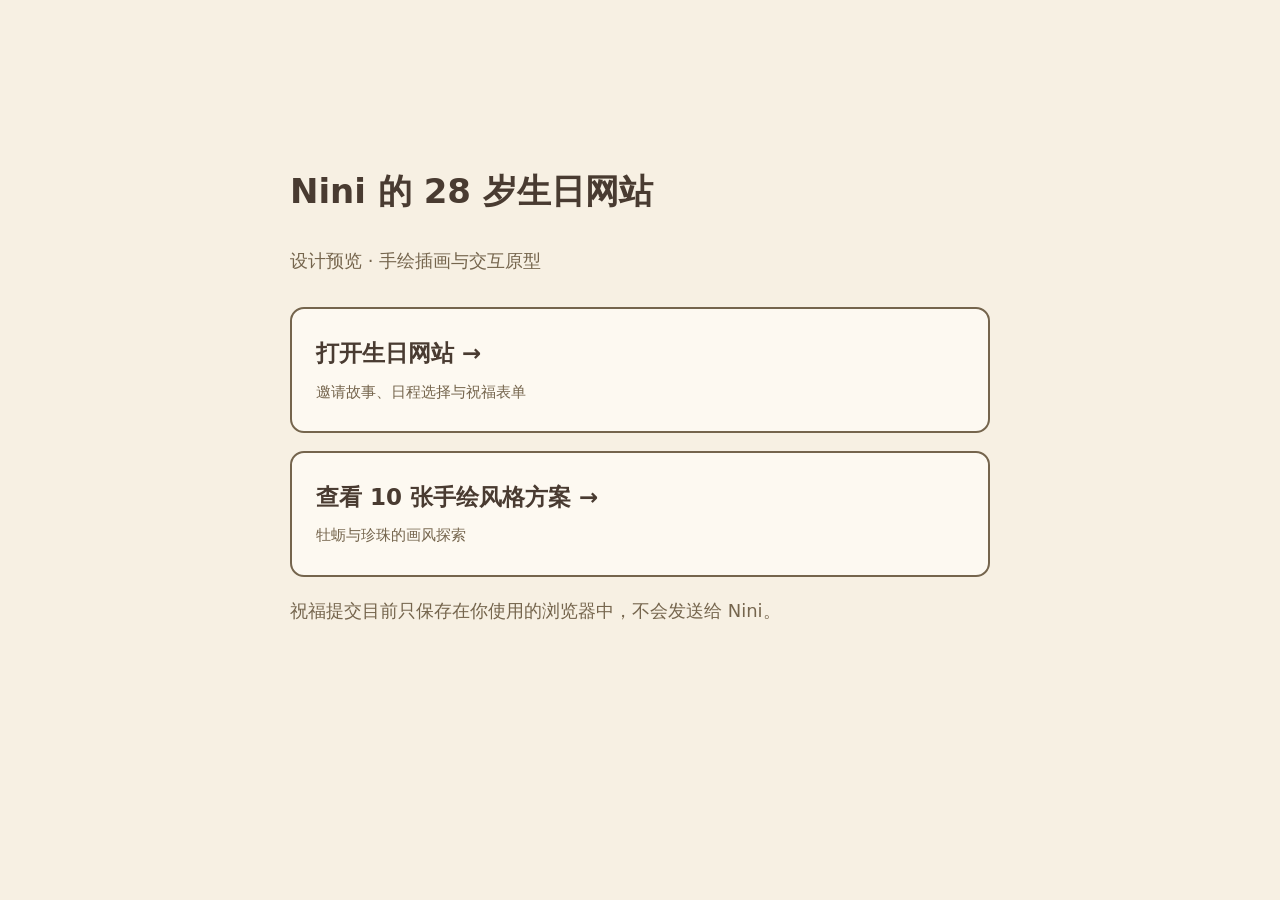
<file: index.html>
<!doctype html><html lang="zh-CN"><meta charset="utf-8"><meta name="viewport" content="width=device-width,initial-scale=1"><title>Nini 的生日网站 · 设计预览</title><style>body{margin:0;background:#f7f0e3;color:#493b31;font:18px/1.8 system-ui,sans-serif}main{max-width:700px;margin:12vh auto;padding:30px}h1{font-size:34px}p{color:#75654d}.cards{display:grid;gap:18px;margin-top:30px}.card{display:block;padding:24px;border:2px solid #75654d;border-radius:14px;background:#fdf9f1;color:inherit;text-decoration:none}.card strong{display:block;font-size:23px}.card span{font-size:15px;color:#75654d}</style><main><h1>Nini 的 28 岁生日网站</h1><p>设计预览 · 手绘插画与交互原型</p><div class="cards"><a class="card" href="birthday-site/"><strong>打开生日网站 →</strong><span>邀请故事、日程选择与祝福表单</span></a><a class="card" href="styles/"><strong>查看 10 张手绘风格方案 →</strong><span>牡蛎与珍珠的画风探索</span></a></div><p>祝福提交目前只保存在你使用的浏览器中，不会发送给 Nini。</p></main></html>
</file>
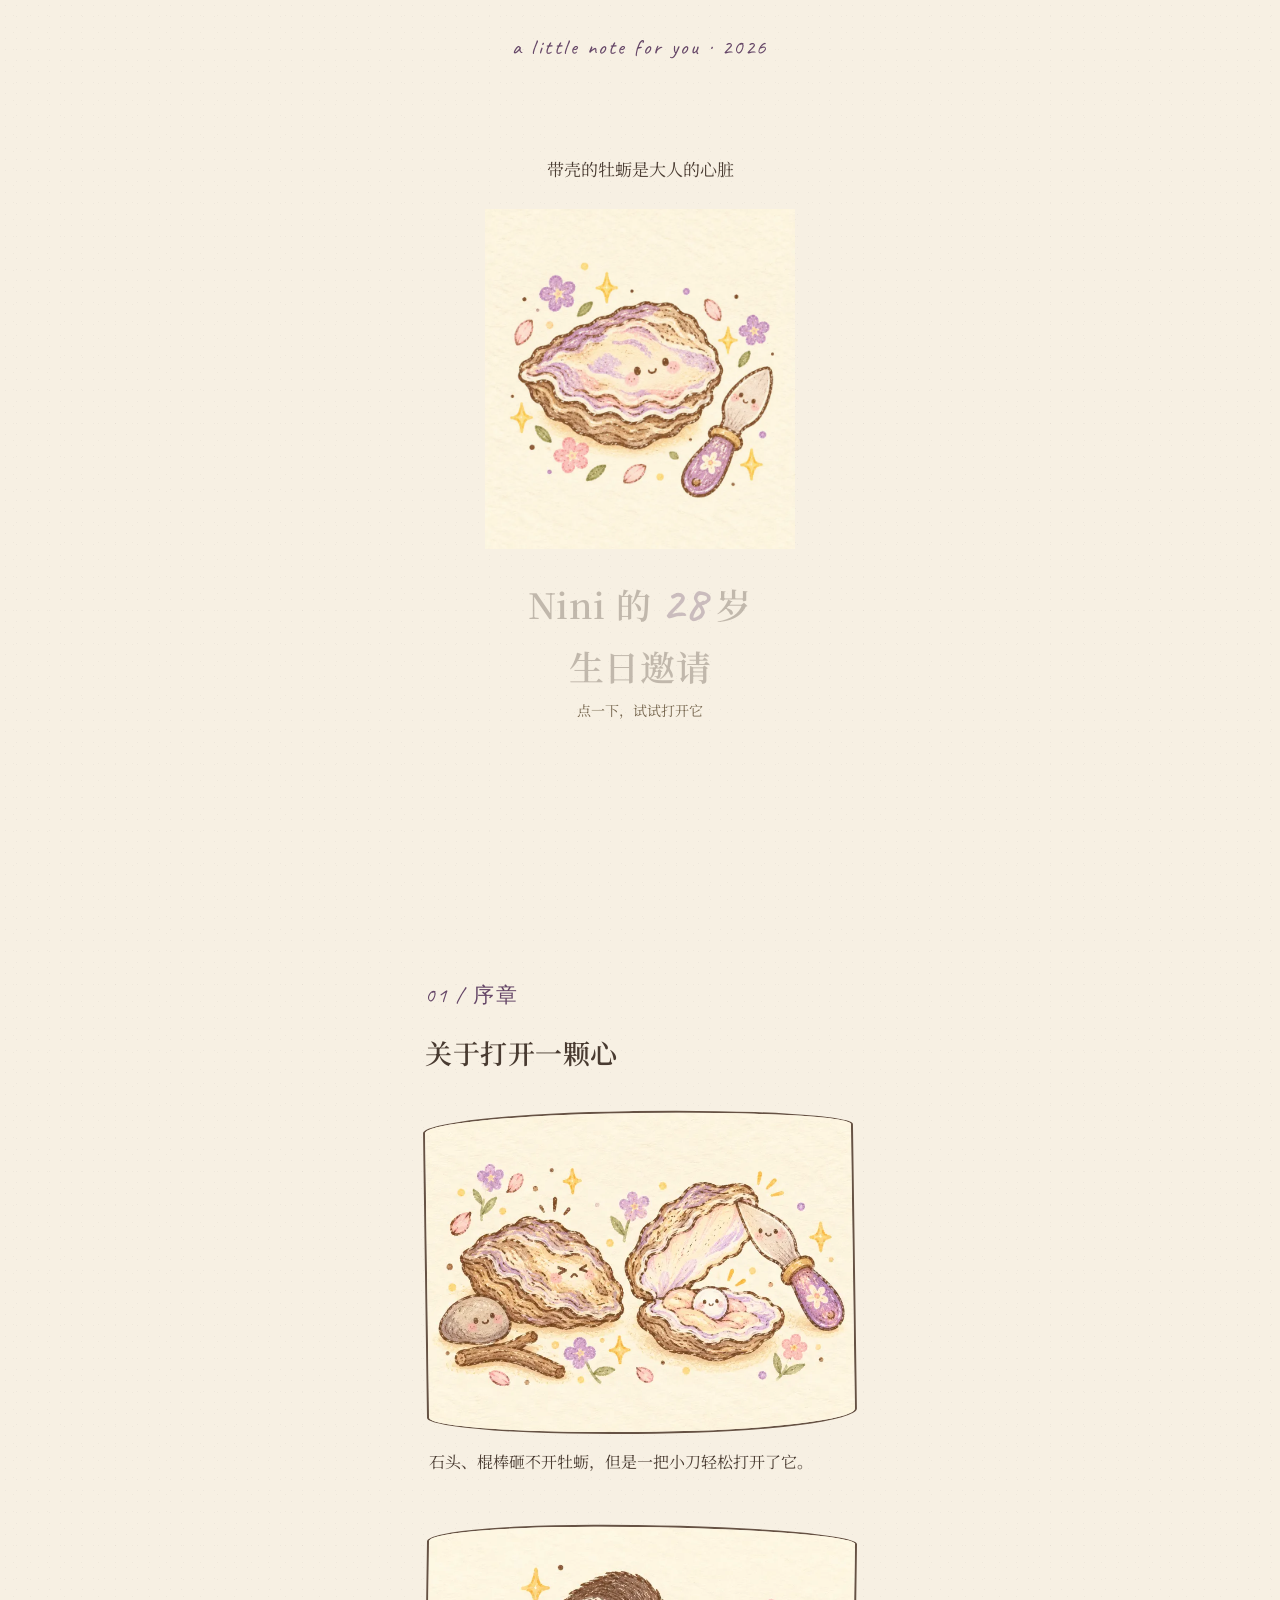
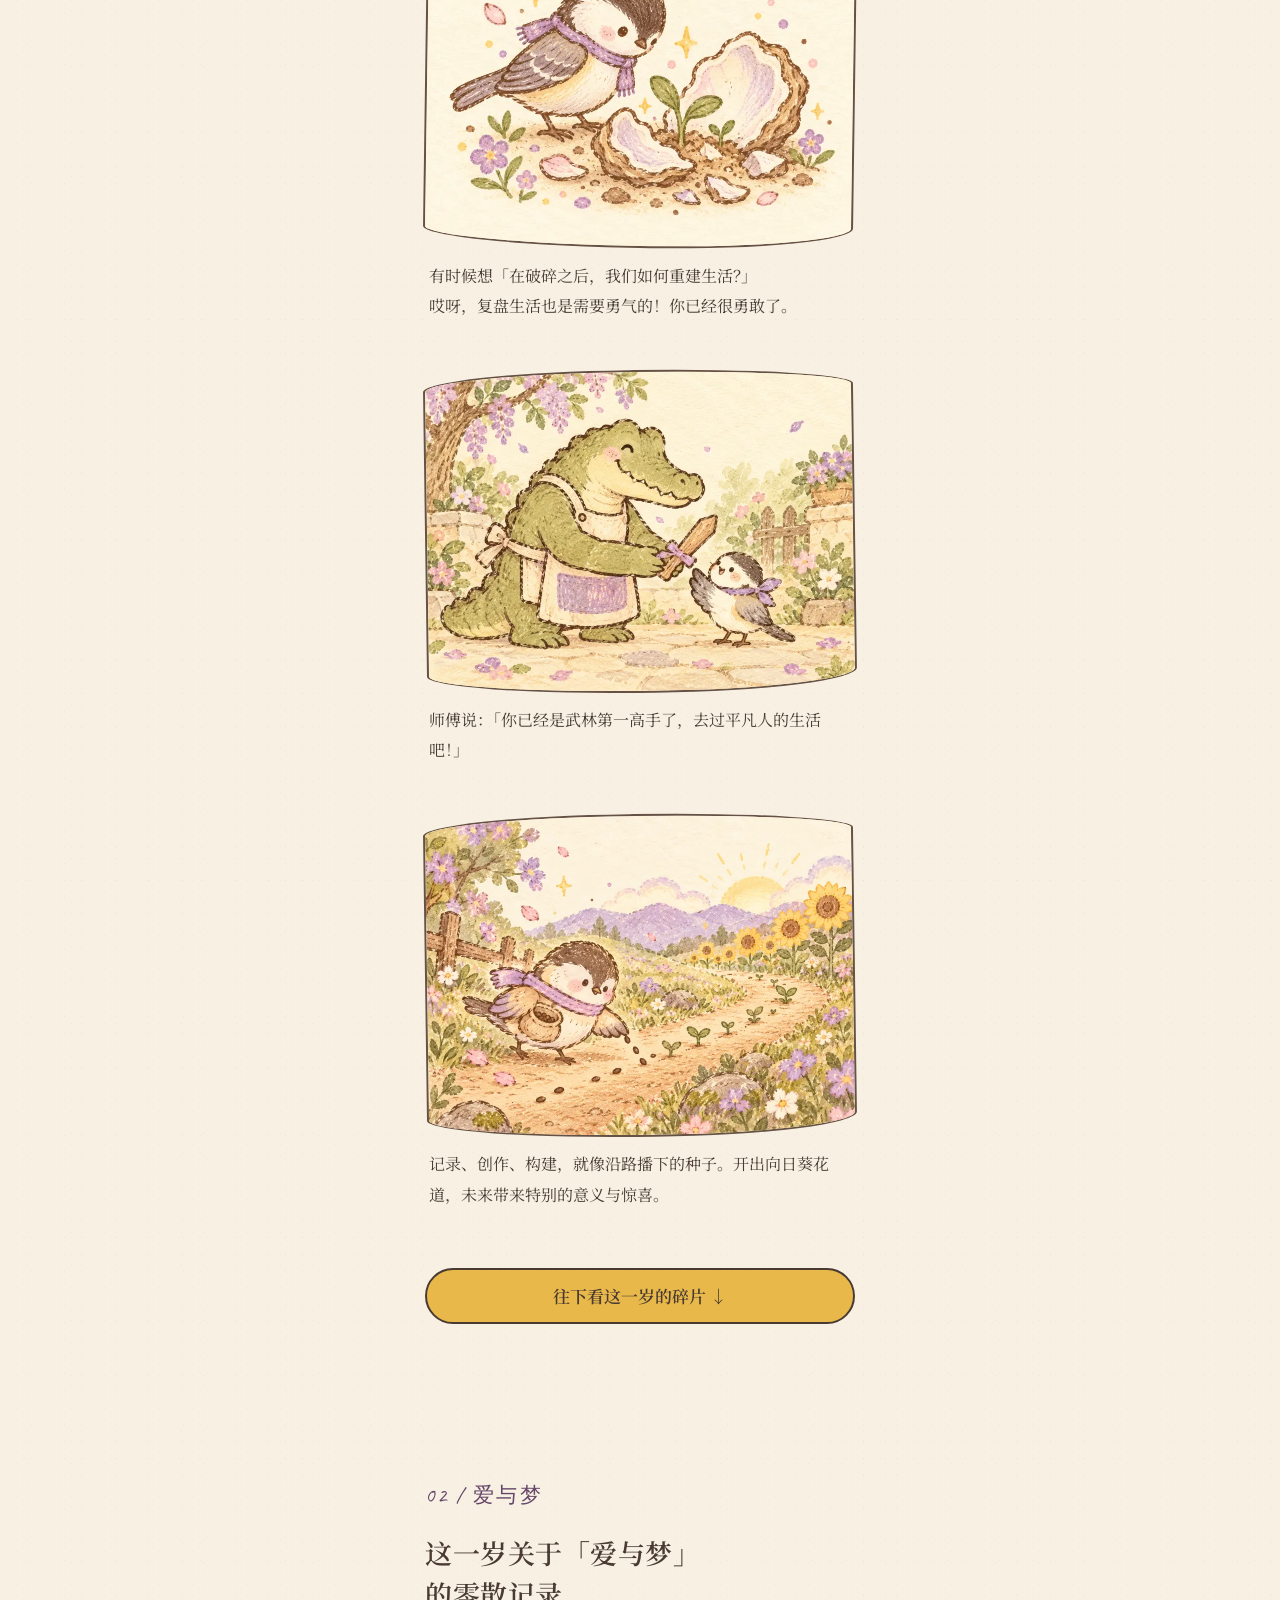
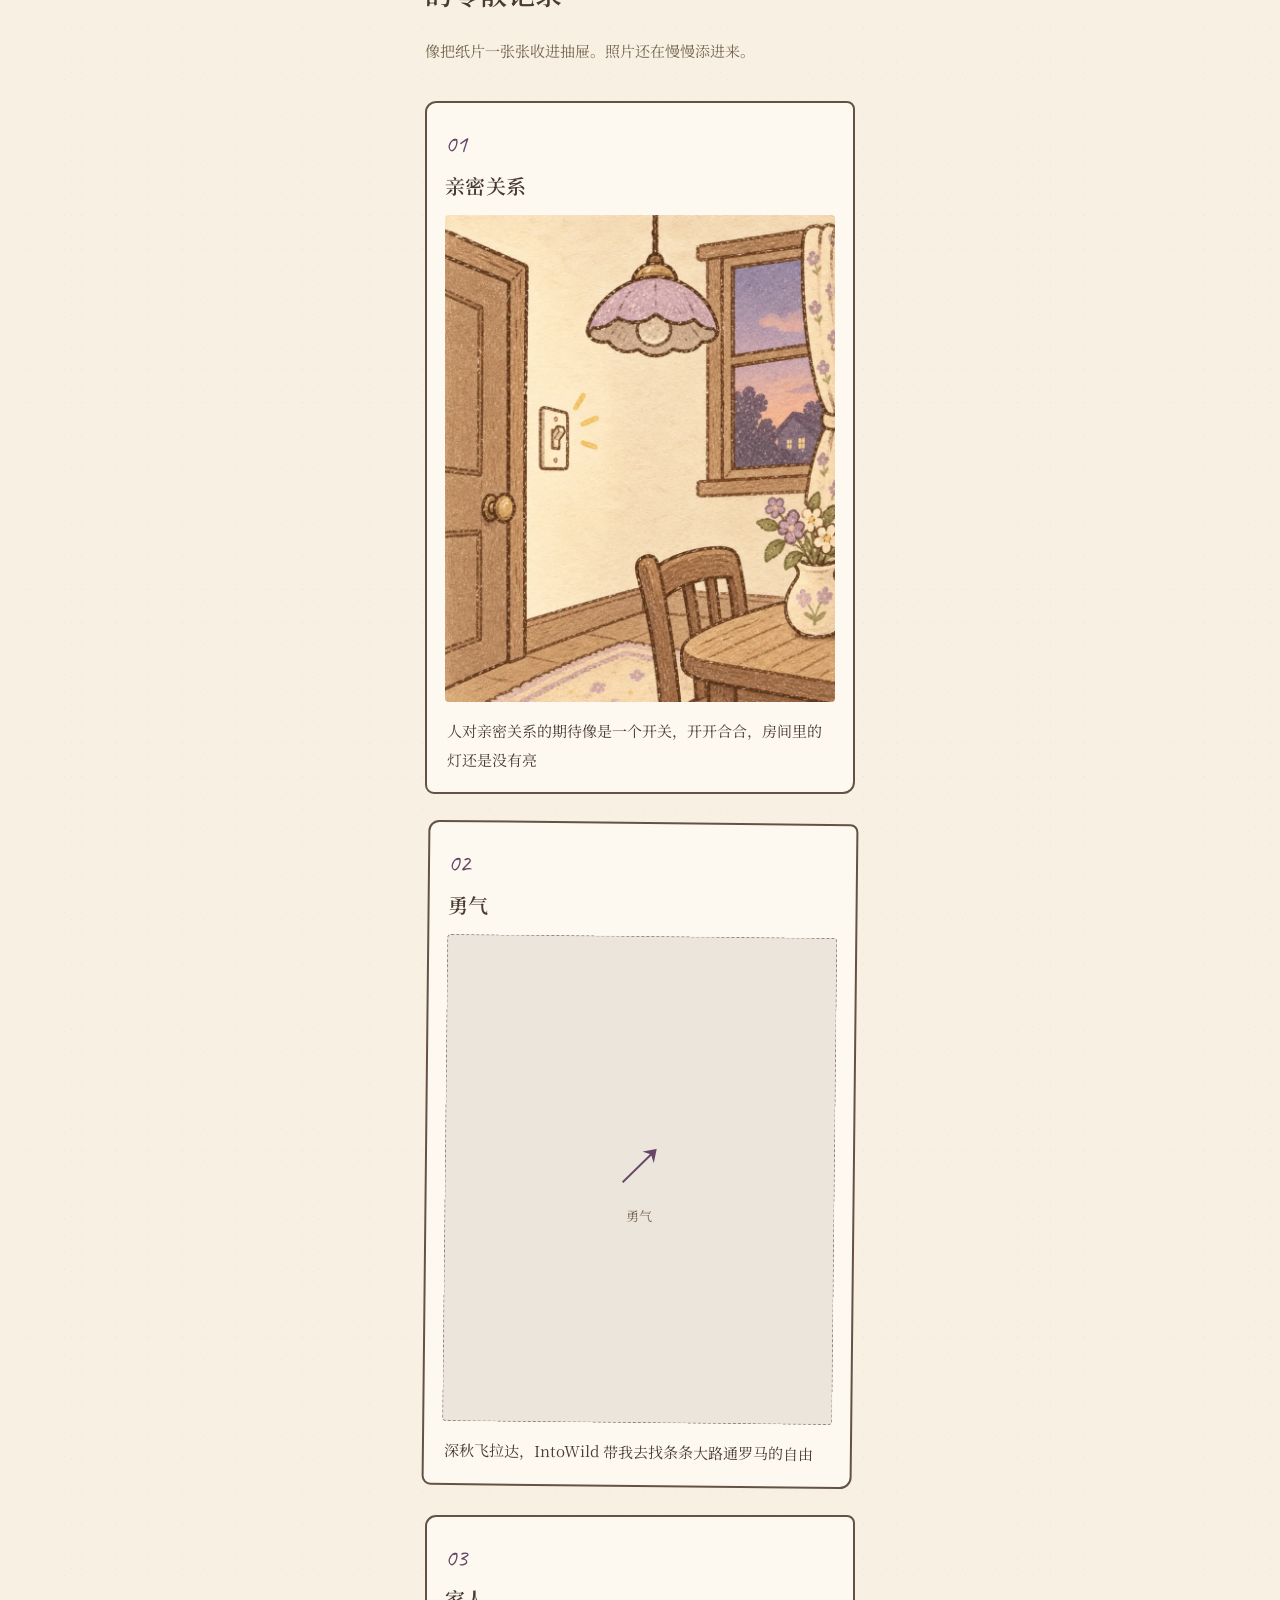
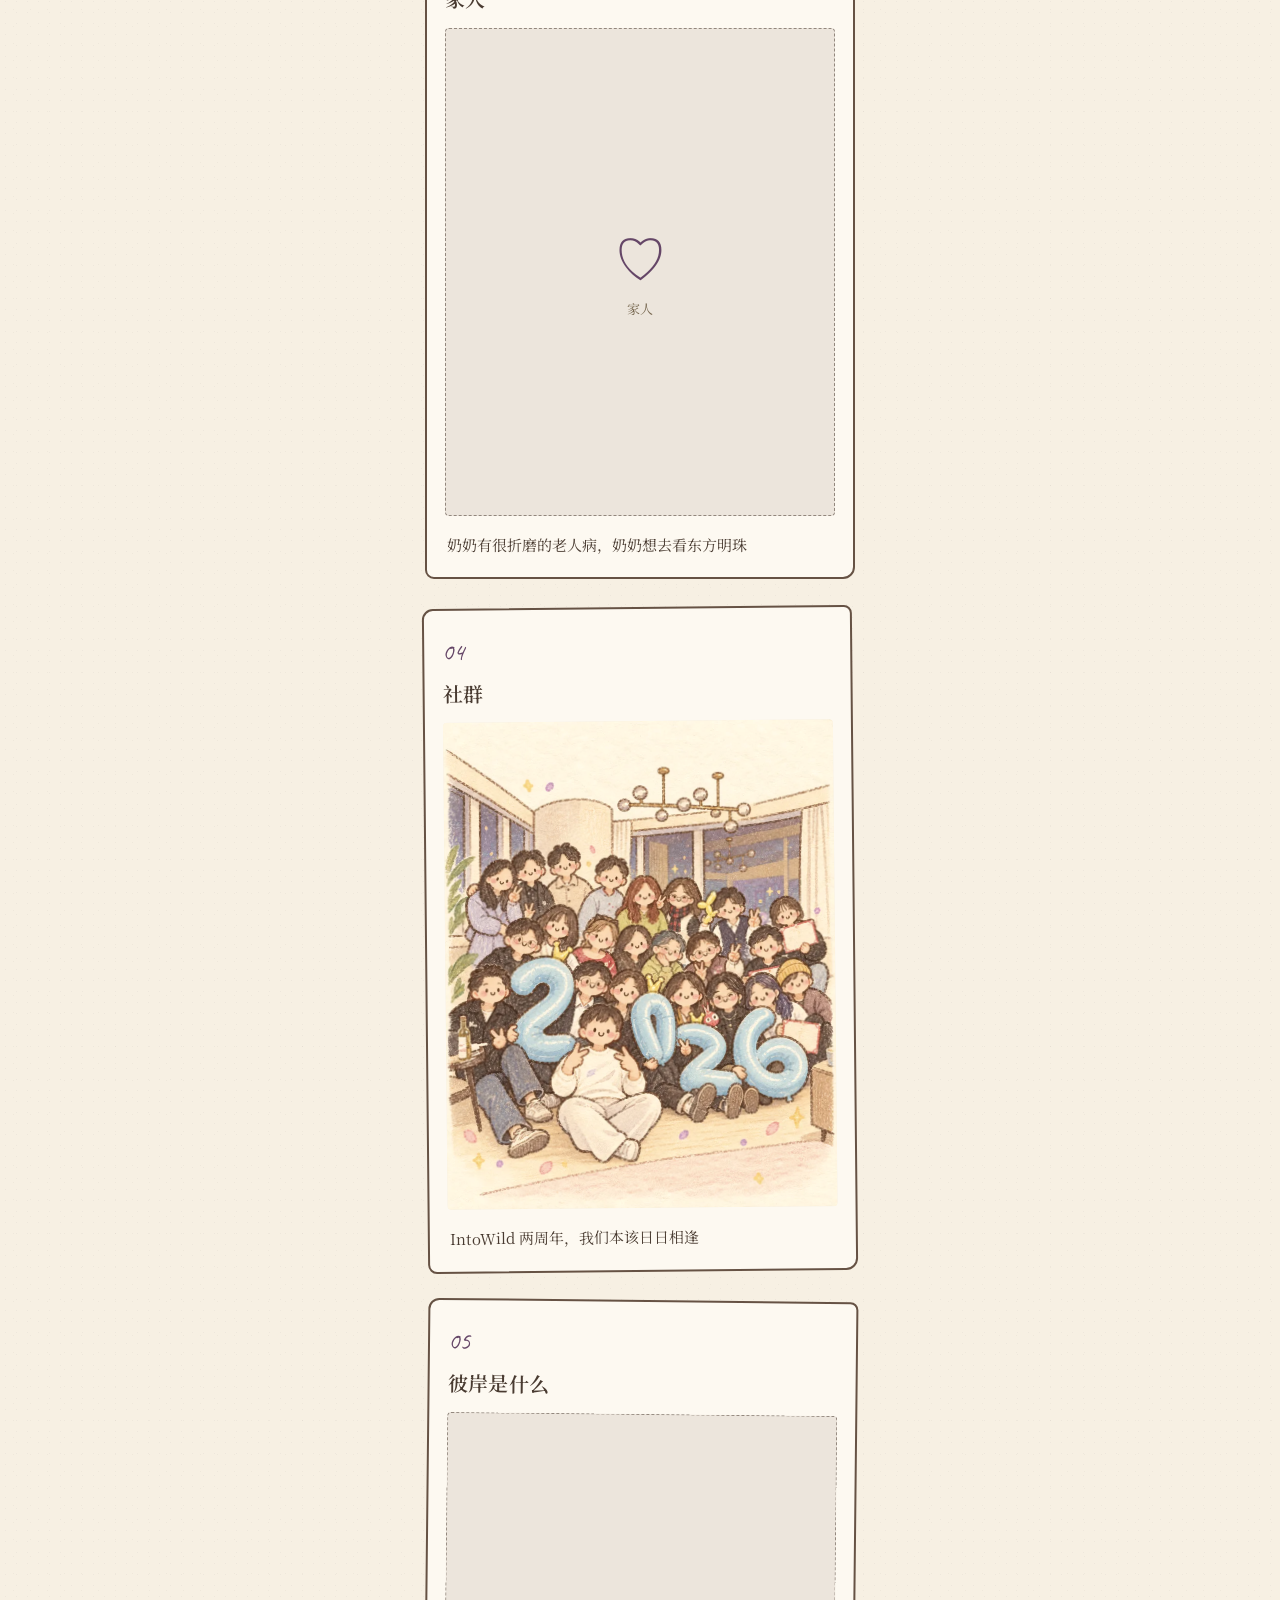
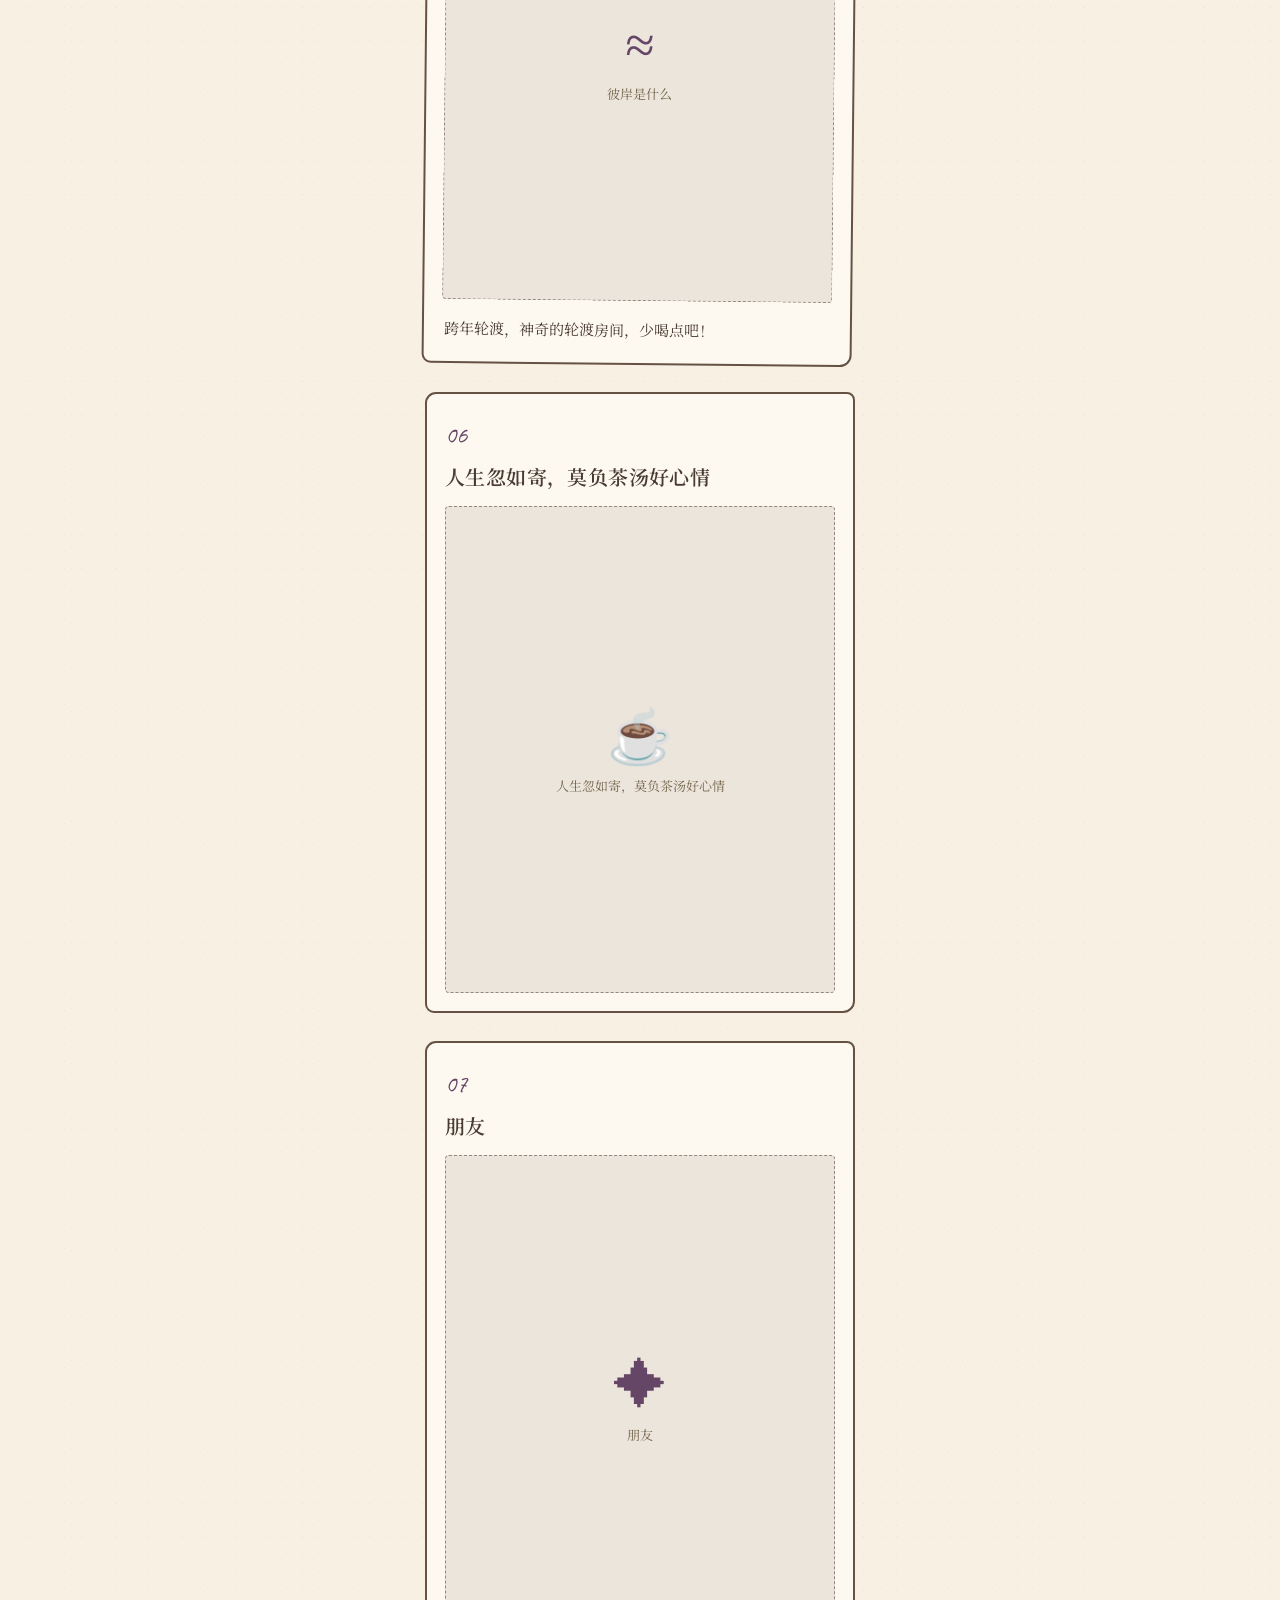
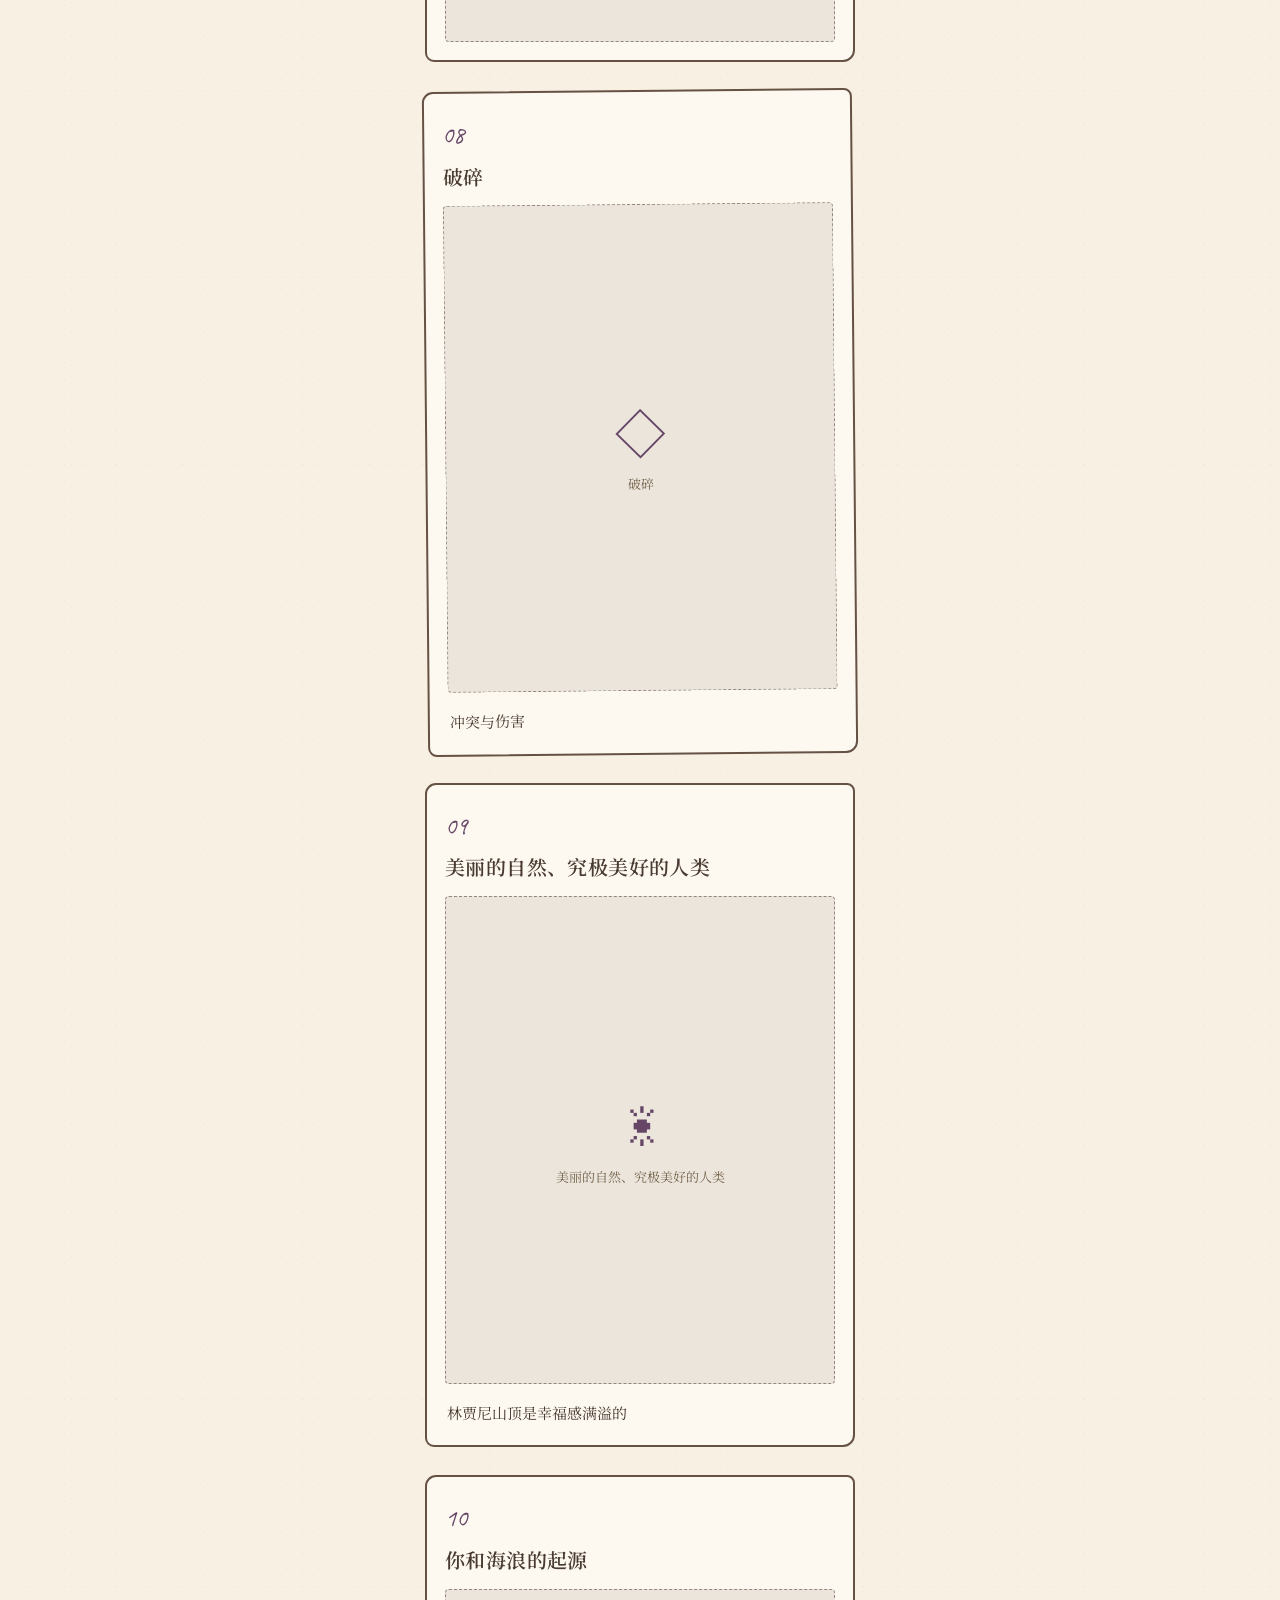
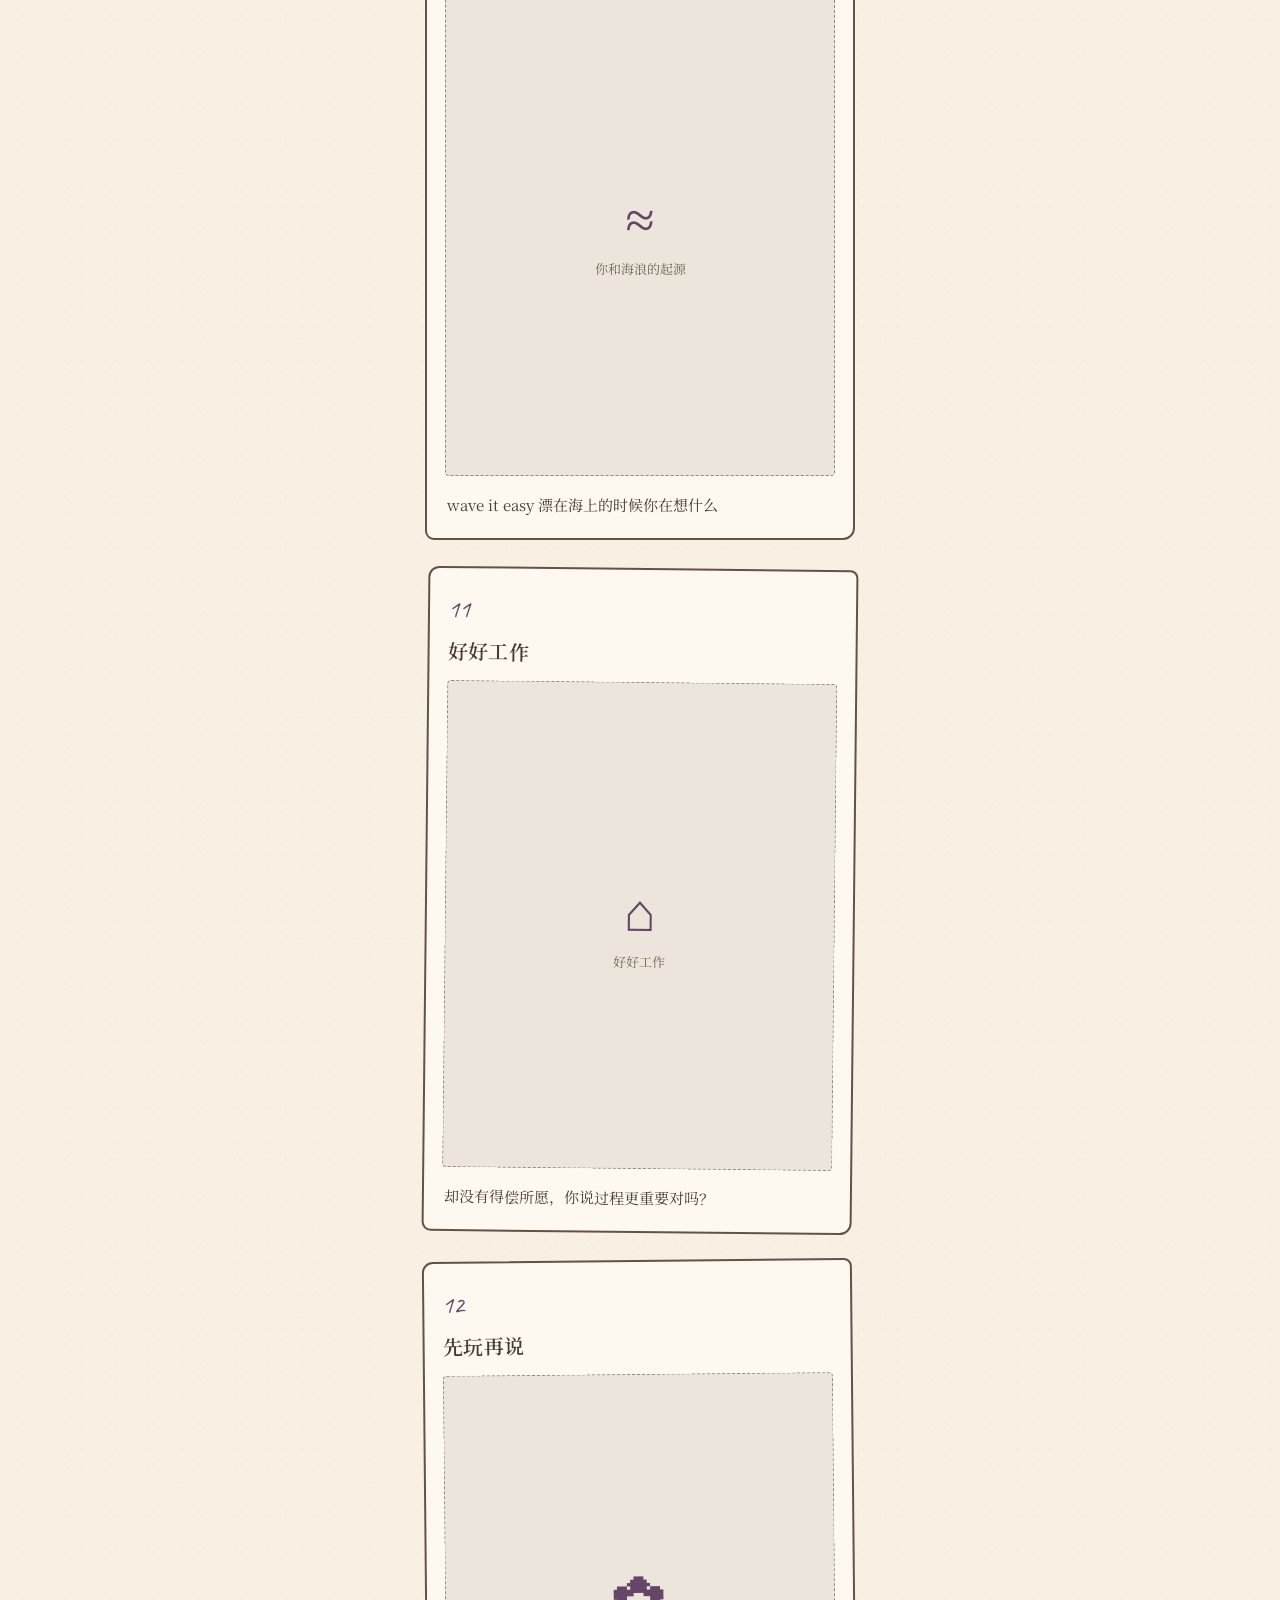
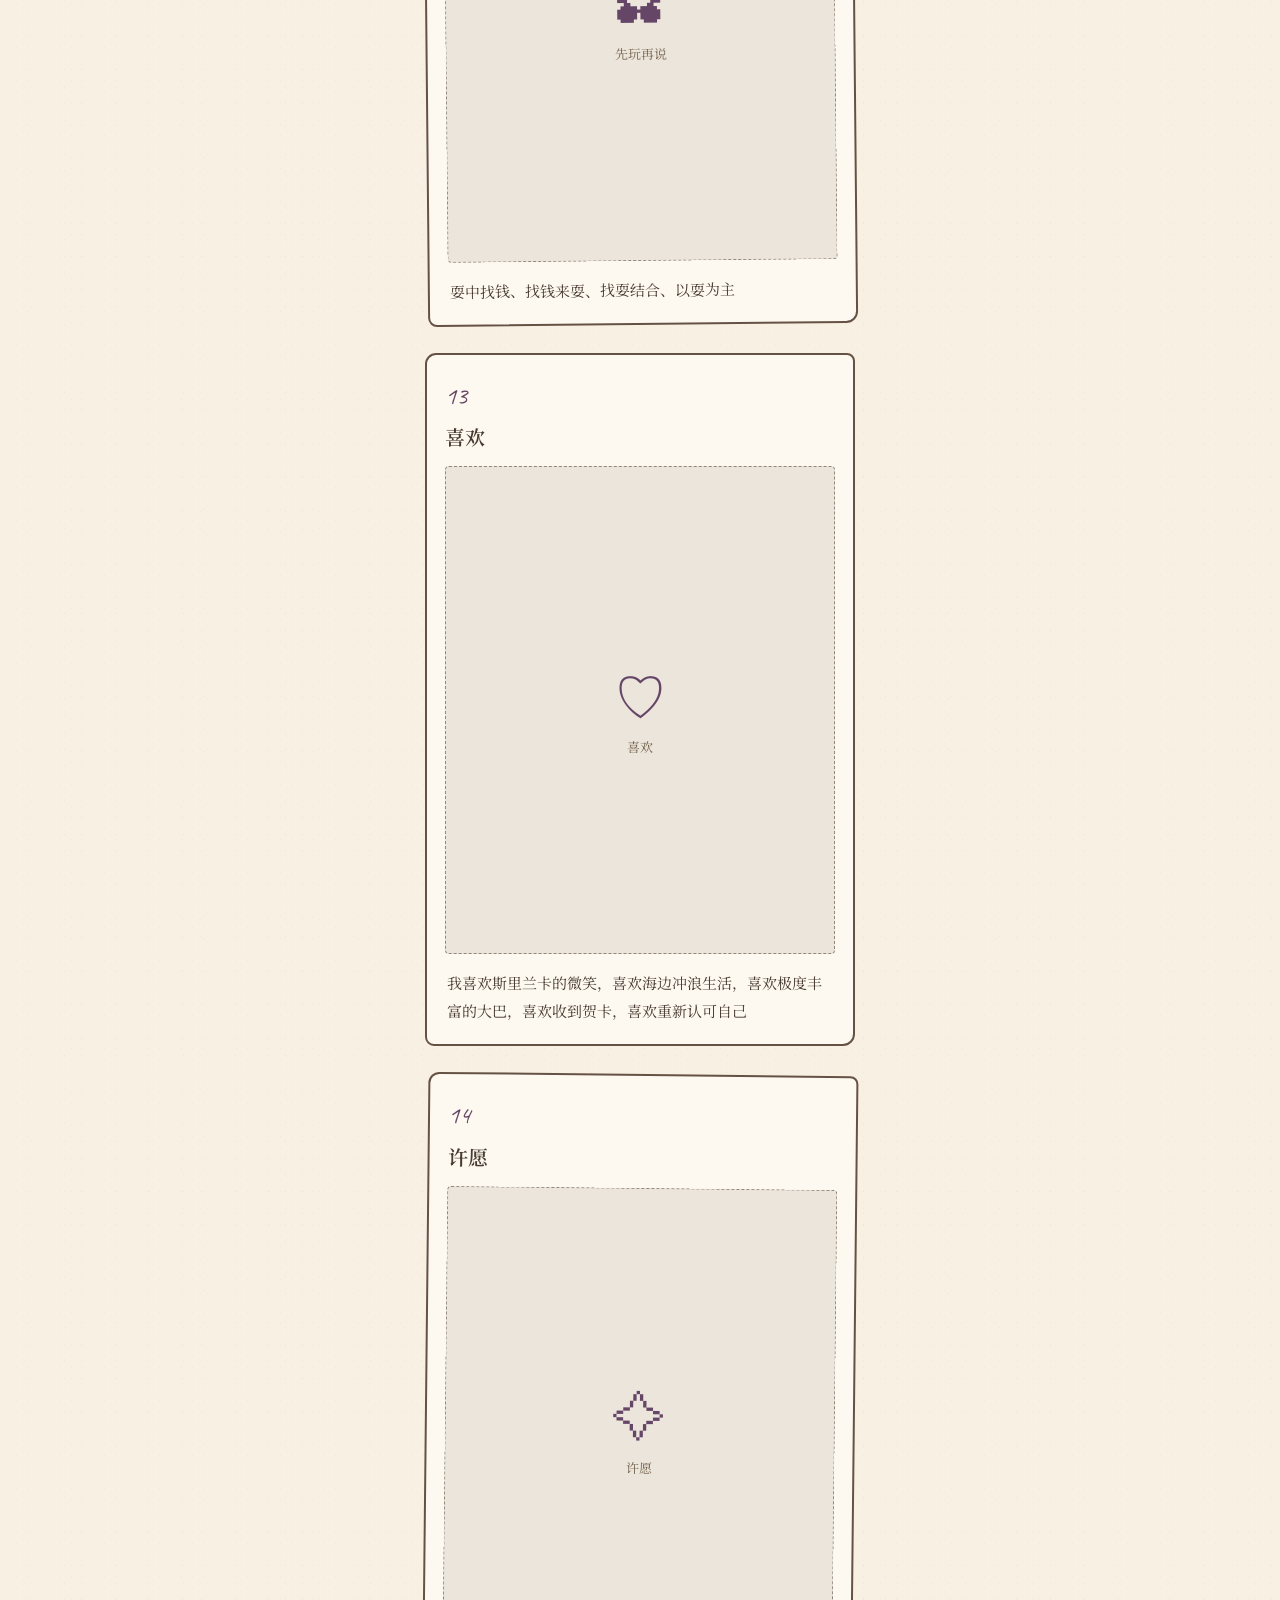
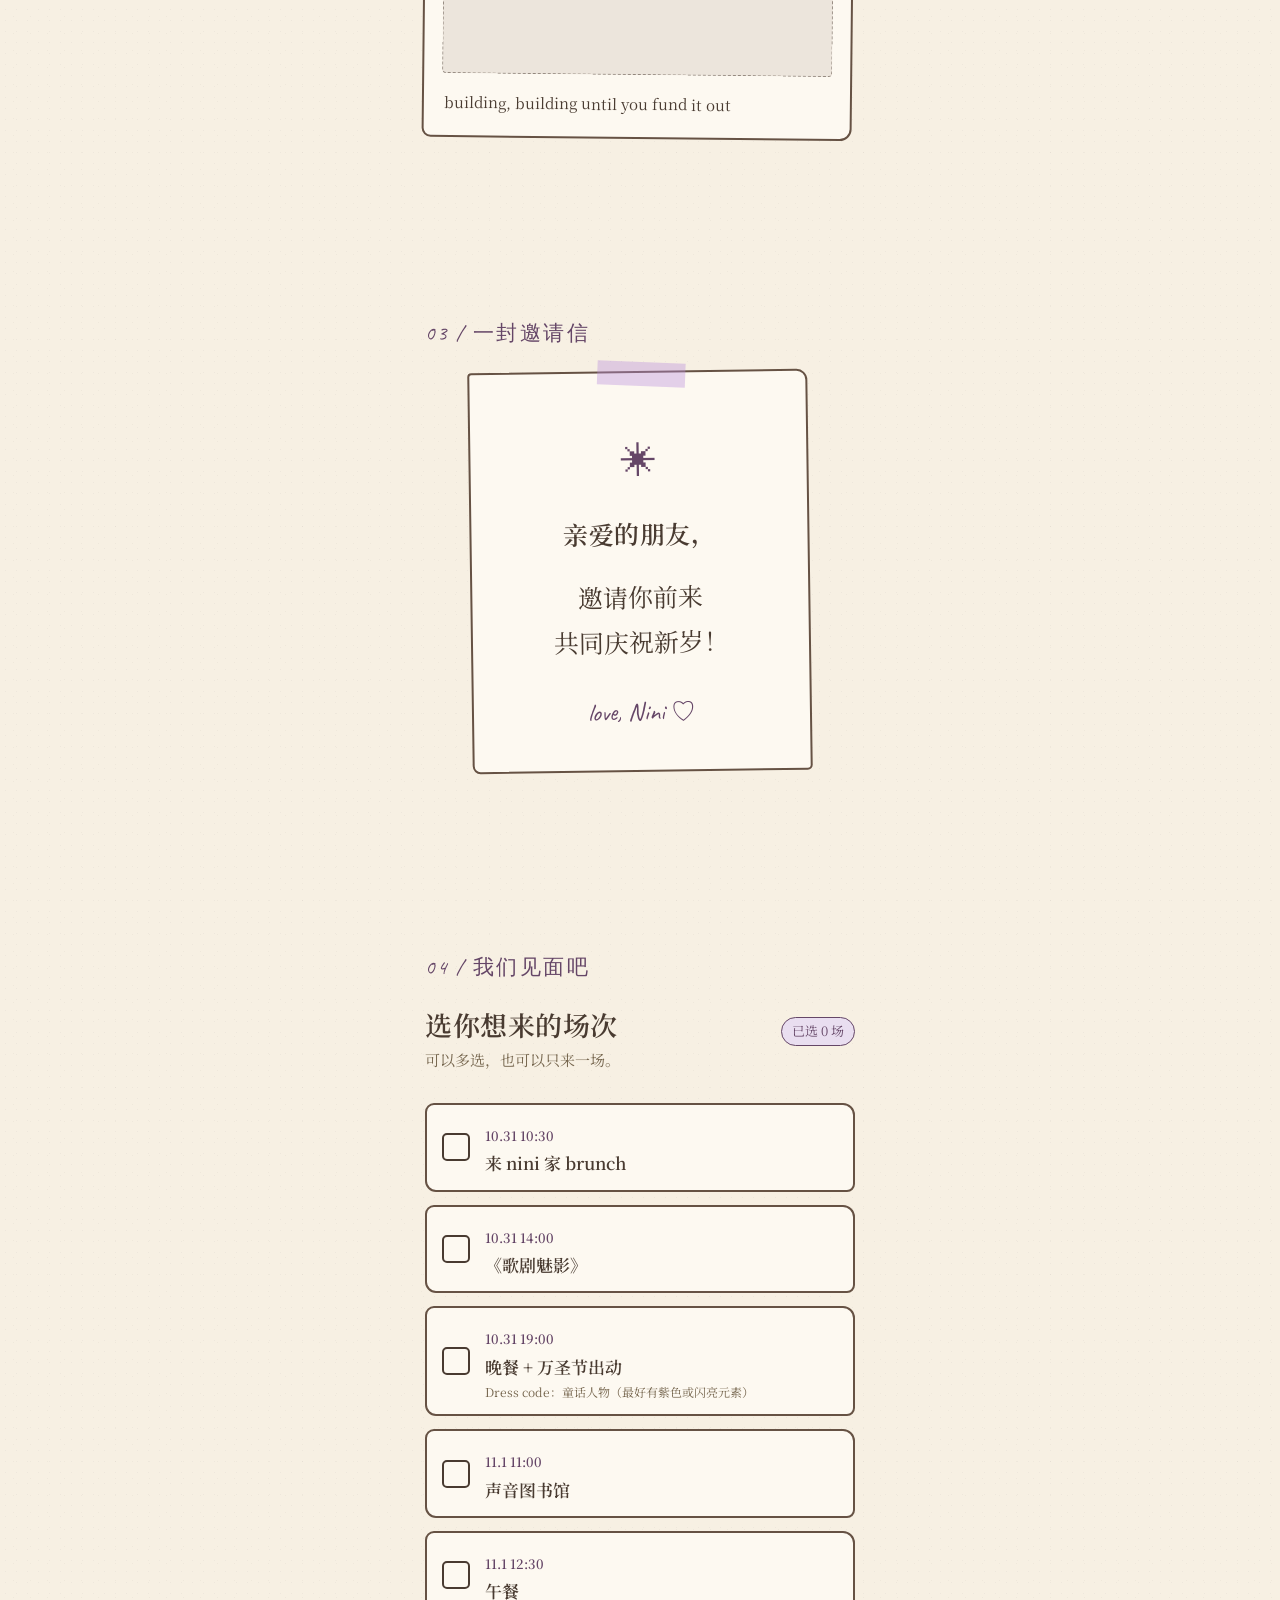
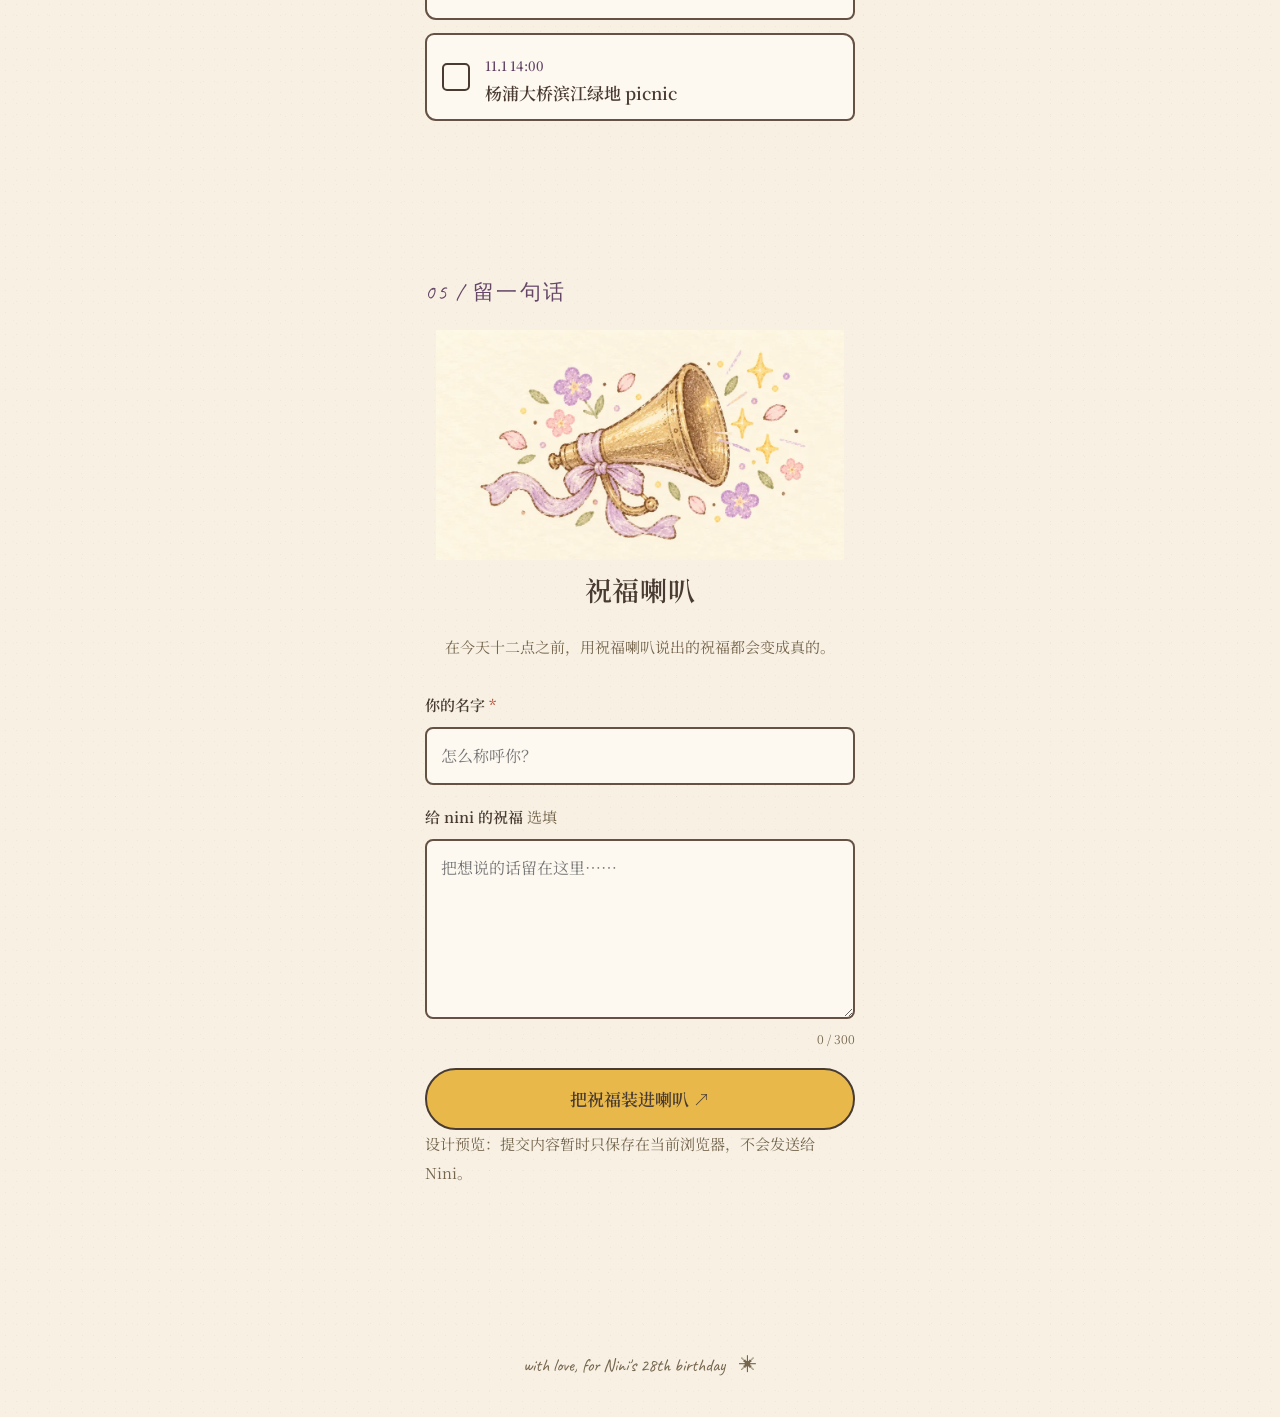
<file: birthday-site/index.html>
<!doctype html>
<html lang="zh-CN">
<head>
  <meta charset="utf-8" />
  <meta name="viewport" content="width=device-width,initial-scale=1" />
  <meta name="theme-color" content="#F7F0E3" />
  <meta name="description" content="Nini 的 28 岁生日邀请：这一岁关于爱与梦的记录，和下一次见面的约定。" />
  <title>Nini 的 28 岁生日邀请</title>
  <link rel="stylesheet" href="style.css" />
</head>
<body>
  <main class="site" id="top">
    <section class="cover screen" aria-labelledby="cover-title">
      <div class="eyebrow">a little note for you · 2026</div>
      <p class="cover-line">带壳的牡蛎是大人的心脏</p>
      <button class="oyster-stage" id="open-oyster" type="button" aria-label="打开牡蛎，进入 Nini 的生日邀请">
        <img class="cover-illustration cover-closed" src="assets/cover-closed.webp" alt="" />
        <img class="cover-illustration cover-open" src="assets/cover-open.webp" alt="" />
      </button>
      <h1 id="cover-title">Nini 的 <em>28</em> 岁<br />生日邀请</h1>
      <p class="hint" id="cover-hint">点一下，试试打开它</p>
    </section>

    <section class="prologue screen" id="prologue" aria-labelledby="prologue-title">
      <p class="section-kicker">01 / 序章</p>
      <h2 id="prologue-title">关于打开一颗心</h2>
      <div class="comic-stack">
        <article class="comic"><div class="comic-art"><img src="assets/comic-01.webp" alt="石头和棍棒旁，一把小刀打开牡蛎" loading="lazy" /></div><p>石头、棍棒砸不开牡蛎，但是一把小刀轻松打开了它。</p></article>
        <article class="comic"><div class="comic-art"><img src="assets/comic-02.webp" alt="山雀站在碎壳旁，望着新生的嫩芽" loading="lazy" /></div><p>有时候想「在破碎之后，我们如何重建生活？」<br />哎呀，复盘生活也是需要勇气的！你已经很勇敢了。</p></article>
        <article class="comic"><div class="comic-art"><img src="assets/comic-03.webp" alt="鳄鱼师傅递给山雀一把木剑" loading="lazy" /></div><p>师傅说：「你已经是武林第一高手了，去过平凡人的生活吧！」</p></article>
        <article class="comic"><div class="comic-art"><img src="assets/comic-04.webp" alt="山雀沿路播种，远处开出向日葵" loading="lazy" /></div><p>记录、创作、构建，就像沿路播下的种子。开出向日葵花道，未来带来特别的意义与惊喜。</p></article>
      </div>
      <a class="text-link" href="#fragments">往下看这一岁的碎片 ↓</a>
    </section>

    <section class="fragments screen" id="fragments" aria-labelledby="fragments-title">
      <p class="section-kicker">02 / 爱与梦</p>
      <h2 id="fragments-title">这一岁关于「爱与梦」<br />的零散记录</h2>
      <p class="section-note">像把纸片一张张收进抽屉。照片还在慢慢添进来。</p>
      <div id="fragment-list" class="fragment-list"></div>
    </section>

    <section class="invitation screen" id="invitation" aria-labelledby="invite-title">
      <p class="section-kicker">03 / 一封邀请信</p>
      <div class="letter">
        <span class="letter-star" aria-hidden="true">✳</span>
        <h2 id="invite-title">亲爱的朋友，</h2>
        <p>邀请你前来<br />共同庆祝新岁！</p>
        <div class="letter-sign">love, Nini ♡</div>
      </div>
    </section>

    <section class="schedule screen" id="schedule" aria-labelledby="schedule-title">
      <p class="section-kicker">04 / 我们见面吧</p>
      <div class="schedule-head"><h2 id="schedule-title">选你想来的场次</h2><span id="selected-count" class="count" aria-live="polite">已选 0 场</span></div>
      <p class="section-note">可以多选，也可以只来一场。</p>
      <div id="event-list" class="event-list"></div>
    </section>

    <section class="wishes screen" id="wishes" aria-labelledby="wishes-title">
      <p class="section-kicker">05 / 留一句话</p>
      <div class="megaphone"><img src="assets/megaphone.webp" alt="手绘祝福喇叭和星星" loading="lazy" /></div>
      <h2 id="wishes-title">祝福喇叭</h2>
      <p class="section-note">在今天十二点之前，用祝福喇叭说出的祝福都会变成真的。</p>
      <form id="wish-form" novalidate>
        <label for="guest-name">你的名字 <span class="required">*</span></label>
        <input id="guest-name" name="name" maxlength="20" required autocomplete="name" placeholder="怎么称呼你？" />
        <label for="guest-wish">给 nini 的祝福 <span class="optional">选填</span></label>
        <textarea id="guest-wish" name="wish" maxlength="300" rows="5" placeholder="把想说的话留在这里……"></textarea>
        <div class="char-count"><span id="wish-count">0</span> / 300</div>
        <button class="submit-button" type="submit">把祝福装进喇叭 <span aria-hidden="true">↗</span></button>
        <p class="section-note">设计预览：提交内容暂时只保存在当前浏览器，不会发送给 Nini。</p>
        <p id="form-status" class="form-status" role="status" aria-live="polite"></p>
      </form>
      <div id="success" class="success" hidden>
        <div class="stars" aria-hidden="true">✦　✳　✦</div>
        <div class="tit"><img src="assets/tit.webp" alt="抱着向日葵的山雀" loading="lazy" /></div>
        <h3>收到啦，见面时再亲口说给我听</h3>
        <p id="success-events"></p>
        <button id="reset-form" type="button" class="text-button">再留一条祝福</button>
      </div>
    </section>
    <footer>with love, for Nini's 28th birthday <a href="admin.html" aria-label="Nini 汇总页">✳</a></footer>
  </main>
  <script src="script.js"></script>
</body>
</html>
</file>
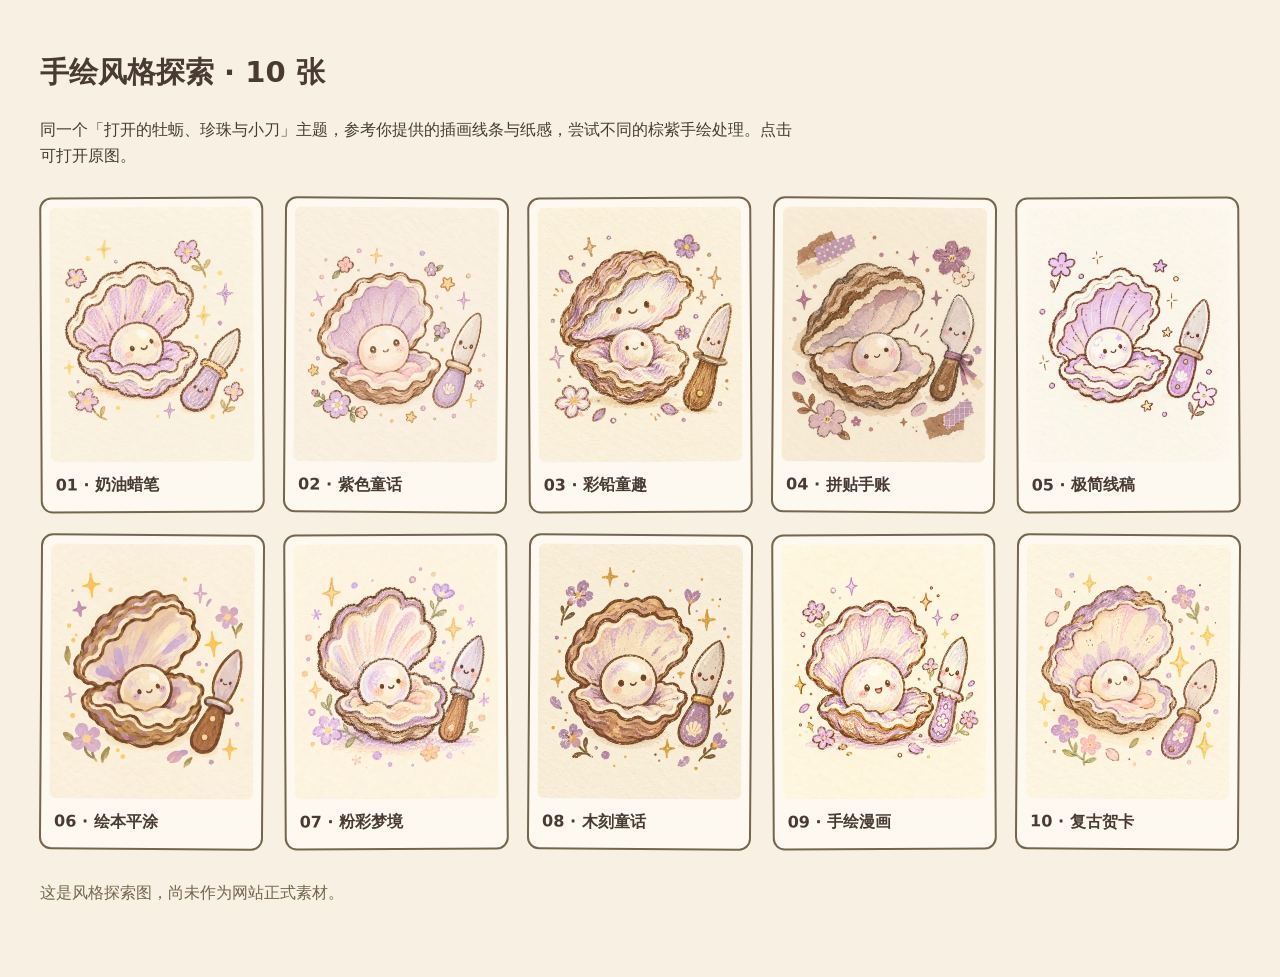
<file: styles/index.html>
<!doctype html><html lang="zh-CN"><meta charset="utf-8"><meta name="viewport" content="width=device-width, initial-scale=1"><title>Nini 生日网站 · 10 张手绘风格方案</title><style>body{margin:0;background:#f7f0e3;color:#493b31;font:16px/1.65 system-ui,sans-serif}main{max-width:1200px;margin:auto;padding:30px 20px 70px}h1{font-size:29px}p{max-width:760px}.grid{display:grid;grid-template-columns:repeat(auto-fit,minmax(210px,1fr));gap:20px;margin-top:28px}.card{background:#fdf9f1;padding:8px;text-decoration:none;color:inherit;border:2px solid #75654d;border-radius:12px;transform:rotate(-.3deg)}.card:nth-child(even){transform:rotate(.4deg)}.card img{display:block;width:100%;aspect-ratio:4/5;object-fit:cover;border-radius:7px}.card strong{display:block;padding:10px 5px 5px}footer{margin-top:30px;color:#75654d}</style><main><h1>手绘风格探索 · 10 张</h1><p>同一个「打开的牡蛎、珍珠与小刀」主题，参考你提供的插画线条与纸感，尝试不同的棕紫手绘处理。点击可打开原图。</p><div class="grid"><a class="card" href="01-奶油蜡笔.webp" target="_blank"><img src="01-奶油蜡笔.webp" alt="01 奶油蜡笔"><strong>01 · 奶油蜡笔</strong></a><a class="card" href="02-紫色童话.webp" target="_blank"><img src="02-紫色童话.webp" alt="02 紫色童话"><strong>02 · 紫色童话</strong></a><a class="card" href="03-彩铅童趣.webp" target="_blank"><img src="03-彩铅童趣.webp" alt="03 彩铅童趣"><strong>03 · 彩铅童趣</strong></a><a class="card" href="04-拼贴手账.webp" target="_blank"><img src="04-拼贴手账.webp" alt="04 拼贴手账"><strong>04 · 拼贴手账</strong></a><a class="card" href="05-极简线稿.webp" target="_blank"><img src="05-极简线稿.webp" alt="05 极简线稿"><strong>05 · 极简线稿</strong></a><a class="card" href="06-绘本平涂.webp" target="_blank"><img src="06-绘本平涂.webp" alt="06 绘本平涂"><strong>06 · 绘本平涂</strong></a><a class="card" href="07-粉彩梦境.webp" target="_blank"><img src="07-粉彩梦境.webp" alt="07 粉彩梦境"><strong>07 · 粉彩梦境</strong></a><a class="card" href="08-木刻童话.webp" target="_blank"><img src="08-木刻童话.webp" alt="08 木刻童话"><strong>08 · 木刻童话</strong></a><a class="card" href="09-手绘漫画.webp" target="_blank"><img src="09-手绘漫画.webp" alt="09 手绘漫画"><strong>09 · 手绘漫画</strong></a><a class="card" href="10-复古贺卡.webp" target="_blank"><img src="10-复古贺卡.webp" alt="10 复古贺卡"><strong>10 · 复古贺卡</strong></a></div><footer>这是风格探索图，尚未作为网站正式素材。</footer></main></html>
</file>
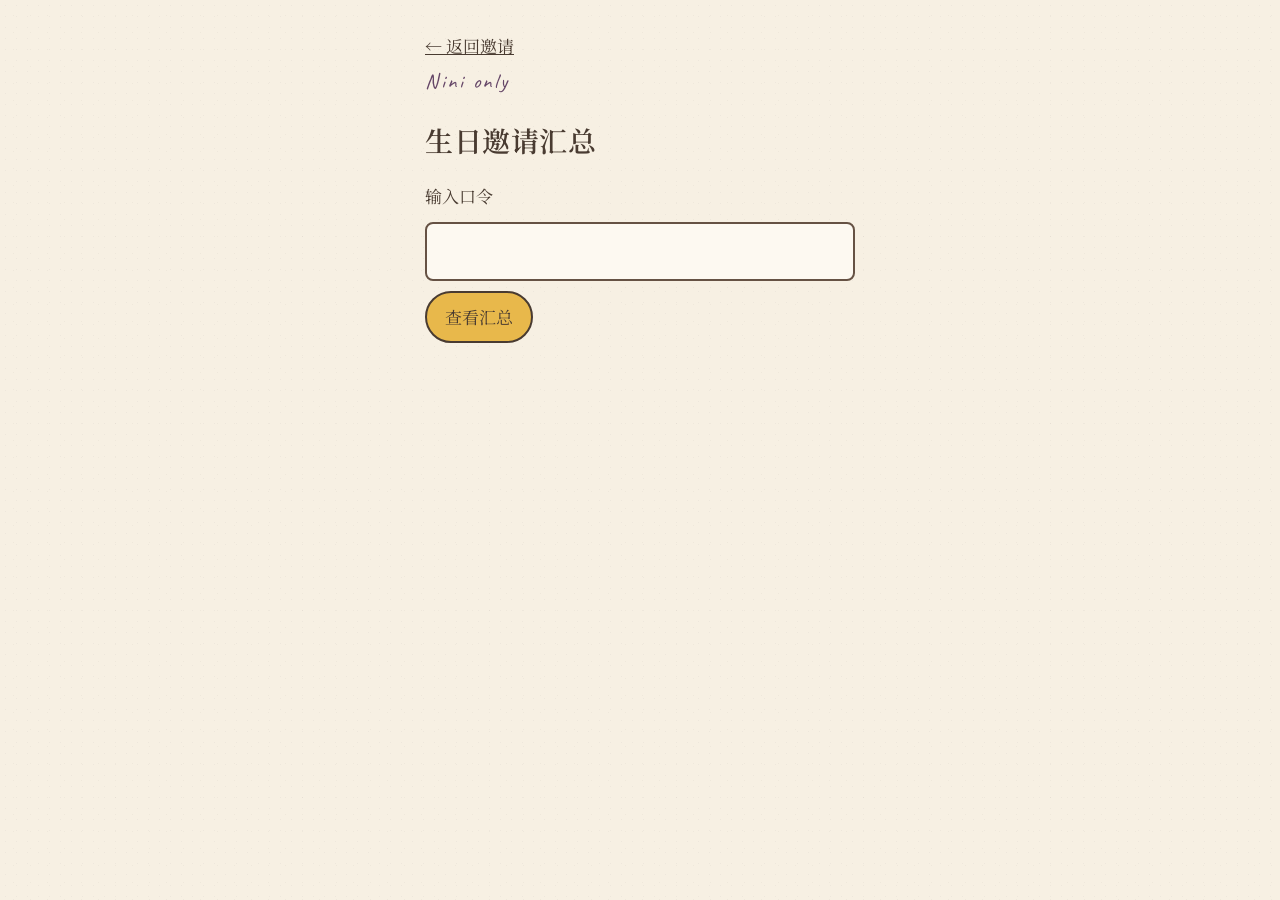
<file: birthday-site/admin.html>
<!doctype html><html lang="zh-CN"><head><meta charset="utf-8"/><meta name="viewport" content="width=device-width,initial-scale=1"/><title>Nini · 邀请汇总</title><link rel="stylesheet" href="style.css"/></head><body><main class="site admin"><a href="index.html">← 返回邀请</a><p class="section-kicker">Nini only</p><h1>生日邀请汇总</h1><div id="gate"><label for="password">输入口令</label><input id="password" type="password" inputmode="numeric" autocomplete="off"/><button id="unlock" class="small-button" type="button">查看汇总</button><p id="gate-status" class="form-status" role="status"></p></div><div id="dashboard" hidden><p class="section-note">设计预览：页面内预置 5 条示例记录；本浏览器提交的新记录也会显示。数据暂存在本机，不会发送给 nini。</p><div class="admin-actions"><button id="export-csv" class="small-button" type="button">导出 CSV</button><span id="total-count"></span></div><section class="admin-section"><h2>按日程查看</h2><div id="schedule-summary"></div></section><section class="admin-section"><h2>全部祝福</h2><div id="wish-summary"></div></section></div></main><script src="admin.js"></script></body></html>
</file>
<file: birthday-site/style.css>
@import url('https://fonts.googleapis.com/css2?family=Caveat:wght@500;600&family=Noto+Serif+SC:wght@400;500;600&display=swap');
:root{--paper:#f7f0e3;--card:#fdf9f1;--ink:#493b31;--muted:#75654d;--purple:#b98bd9;--deep-purple:#654667;--yellow:#e8b84b;--error:#b4553f;--line:#665244;--shadow:rgba(73,59,49,.08)}
*{box-sizing:border-box}html{scroll-behavior:smooth}body{margin:0;color:var(--ink);font-family:"Noto Serif SC","Songti SC",serif;font-size:17px;line-height:1.9;background:var(--paper);background-image:radial-gradient(rgba(101,70,103,.055) .7px,transparent .7px),radial-gradient(rgba(73,59,49,.045) .6px,transparent .6px);background-size:11px 11px,17px 17px;background-position:0 0,5px 7px}.site{max-width:480px;margin:auto;overflow:hidden}.screen{padding:76px 25px}.screen:not(.cover){min-height:70svh}h1,h2,h3,p{margin-top:0}h1,h2,h3{font-weight:600;line-height:1.5;letter-spacing:.02em}h2{font-size:27px}button,input,textarea{font:inherit}button{cursor:pointer}a{color:inherit}.eyebrow,.section-kicker{font-family:Caveat,cursive;letter-spacing:.12em;color:var(--deep-purple);font-size:21px}.section-kicker{margin-bottom:17px}.section-note{color:var(--muted);font-size:15px}.cover{height:100svh;min-height:650px;display:flex;flex-direction:column;align-items:center;justify-content:center;text-align:center;position:relative;padding-top:30px;padding-bottom:40px}.cover .eyebrow{position:absolute;top:28px}.cover-line{font-size:17px;margin-bottom:24px}.cover h1{font-size:35px;margin:18px 0 4px;transition:opacity .4s;opacity:.3}.cover h1 em{font-family:Caveat,cursive;color:var(--deep-purple);font-size:1.4em;font-weight:600;font-style:normal}.cover.open h1{opacity:1}.hint{font-size:14px;color:var(--muted)}.oyster-stage{position:relative;width:270px;height:285px;border:0;background:none;margin:0 auto;display:block}.oyster-stage:focus-visible,.text-link:focus-visible,.text-button:focus-visible{outline:3px solid var(--purple);outline-offset:4px}.shell{position:absolute;left:20px;width:230px;height:120px;border:3px solid var(--line);background:#ecd9b7;box-shadow:inset 0 0 0 8px rgba(255,255,255,.25);transition:transform .65s cubic-bezier(.19,.9,.3,1)}.shell-top{top:65px;border-radius:48% 55% 30% 42%;transform:rotate(-4deg);z-index:2;background:repeating-radial-gradient(ellipse at 40% 100%,rgba(102,82,68,.19) 0 2px,transparent 3px 15px),#e8d2ad}.shell-bottom{top:139px;border-radius:25% 30% 55% 55%;transform:rotate(3deg);background:#f4dbc2}.cover.open .shell-top{transform:translateY(-42px) rotate(-24deg)}.pearl{position:absolute;left:100px;top:130px;width:70px;height:70px;border-radius:50%;border:2px solid rgba(101,70,103,.4);background:#fff7eb;box-shadow:inset -8px -9px 0 #efcfe1;z-index:1;transform:scale(.55);transition:transform .5s .55s}.cover.open .pearl{transform:translateY(-24px) scale(1)}.knife{position:absolute;left:0;top:130px;font-size:46px;color:var(--deep-purple);z-index:3;transform:rotate(-20deg);transition:transform .4s}.cover.open .knife{transform:translate(32px,-20px) rotate(20deg)}.comic-stack{display:grid;gap:48px;margin:38px 0 58px}.comic{margin:0}.comic-art{aspect-ratio:4/3;border:2px solid var(--line);border-radius:48% 51% 47% 53%/6% 5% 7% 6%;display:flex;align-items:center;justify-content:space-evenly;background:#f2e8d7;color:var(--deep-purple);font-size:64px;transform:rotate(-.8deg)}.comic:nth-child(2) .comic-art{background:#ede3ef;transform:rotate(.8deg)}.comic:nth-child(3) .comic-art{background:#e4e8d8}.comic:nth-child(4) .comic-art{background:#f4e7bd}.comic p{margin:13px 4px 0;font-size:16px}.text-link{display:block;text-align:center;text-decoration:none;background:var(--yellow);border:2px solid var(--ink);border-radius:50px;padding:10px 12px;font-weight:600}.fragment-list{display:grid;gap:28px;margin-top:36px}.fragment{background:var(--card);border:2px solid var(--line);border-radius:11px 8px 12px 9px;padding:18px;transform:rotate(var(--tilt,0deg))}.fragment:nth-child(3n+2){--tilt:.6deg}.fragment:nth-child(4n){--tilt:-.55deg}.fragment-number{font-family:Caveat,cursive;font-size:25px;color:var(--deep-purple)}.fragment h3{font-size:20px;margin:2px 0 14px}.fragment-visual{min-height:205px;aspect-ratio:4/5;background:#ece5dc;border:1.5px dashed rgba(73,59,49,.55);border-radius:4px;display:flex;align-items:center;justify-content:center;flex-direction:column;text-align:center;color:var(--muted);font-size:13px;overflow:hidden}.fragment-visual img{width:100%;height:100%;object-fit:cover;display:block;filter:saturate(.85) sepia(.06)}.fragment-visual .sketch{font-size:53px;color:var(--deep-purple);font-family:serif;line-height:1.4}.fragment-visual .sketch-caption{padding:0 18px}.fragment p{font-size:15px;margin:15px 2px 0}.invitation{display:flex;flex-direction:column;justify-content:center;padding-top:100px;padding-bottom:100px}.letter{width:min(340px,100%);align-self:center;background:var(--card);border:2px solid var(--line);border-radius:4px 11px 5px 8px;padding:52px 27px 34px;text-align:center;position:relative;transform:rotate(-.8deg)}.letter:before{content:"";position:absolute;top:-11px;left:38%;width:88px;height:24px;background:rgba(185,139,217,.38);transform:rotate(3deg)}.letter-star{font-size:36px;color:var(--deep-purple)}.letter h2{font-size:25px;margin-top:22px}.letter p{font-size:25px;line-height:1.8}.letter-sign{font-family:Caveat,cursive;color:var(--deep-purple);font-size:25px}.schedule-head{display:flex;align-items:flex-end;justify-content:space-between;gap:12px}.schedule-head h2{margin-bottom:0}.count{white-space:nowrap;background:#e9def0;border:1.5px solid var(--deep-purple);border-radius:50px;padding:1px 10px;color:var(--deep-purple);font-size:13px}.event-list{display:grid;gap:13px;margin-top:29px}.event{position:relative;display:flex;align-items:center;gap:15px;min-height:84px;width:100%;background:var(--card);border:2px solid var(--line);border-radius:9px 12px 8px 11px;padding:13px 15px;text-align:left;color:var(--ink);transition:background .18s,transform .18s}.event:hover{transform:translateY(-2px)}.event:focus-visible,.submit-button:focus-visible{outline:3px solid var(--purple);outline-offset:3px}.event.selected{background:#f0e5f0;border-color:var(--deep-purple)}.event-check{flex:none;width:28px;height:28px;border:2px solid var(--ink);border-radius:5px;display:grid;place-items:center;font-family:Caveat,cursive;font-size:27px;line-height:1;color:var(--deep-purple)}.event.selected .event-check:after{content:"✓"}.event-copy{display:block;min-width:0}.event-time{font-size:13px;color:var(--deep-purple);font-weight:600}.event-title{display:block;font-size:17px;font-weight:600;line-height:1.55}.event-note{display:block;font-size:12px;color:var(--muted);line-height:1.6;margin-top:2px}.megaphone{height:130px;display:flex;align-items:center;justify-content:center;gap:16px;color:var(--deep-purple);font-size:31px}.megaphone .horn{font-size:110px;display:block;line-height:1;transform:rotate(-8deg);color:var(--yellow);-webkit-text-stroke:2px var(--ink)}.wishes h2{text-align:center}.wishes>.section-note{text-align:center;margin-bottom:30px}form label{display:block;font-size:15px;font-weight:600;margin:18px 0 7px}.required{color:var(--error)}.optional{color:var(--muted);font-weight:400}input,textarea{width:100%;border:2px solid var(--line);border-radius:8px;background:var(--card);padding:12px 14px;color:var(--ink);font-size:16px;outline:none}textarea{resize:vertical;min-height:130px}input:focus,textarea:focus{border-color:var(--deep-purple);box-shadow:0 0 0 3px #dfcde7}input[aria-invalid=true]{border-color:var(--error)}.char-count{text-align:right;color:var(--muted);font-size:12px}.submit-button{width:100%;border:2px solid var(--ink);background:var(--yellow);border-radius:50px;padding:13px 18px;margin-top:17px;color:var(--ink);font-weight:600}.form-status{min-height:26px;margin:9px 0;color:var(--error);font-size:14px}.success{text-align:center;background:var(--card);border:2px solid var(--deep-purple);border-radius:14px;padding:30px 22px;margin-top:20px}.success[hidden]{display:none}.success h3{font-size:21px}.success p{font-size:14px;color:var(--muted)}.stars{color:var(--deep-purple);font-size:34px;animation:floatstars 1s ease-out both}.tit{font-size:64px}.text-button{border:0;background:none;text-decoration:underline;color:var(--deep-purple);padding:8px;font-size:14px}@keyframes floatstars{from{opacity:0;transform:translateY(20px) scale(.7)}to{opacity:1;transform:translateY(0) scale(1)}}footer{text-align:center;font-family:Caveat,cursive;color:var(--muted);font-size:18px;padding:35px 15px}footer a{text-decoration:none;margin-left:10px}.admin{padding:30px 25px 80px}.admin h1{font-size:28px}.admin-section{margin:30px 0}.admin-card{border:2px solid var(--line);border-radius:8px;background:var(--card);padding:14px 16px;margin:10px 0}.admin-card h3{font-size:16px;margin:0}.admin-card p{font-size:14px;margin:5px 0}.admin-actions{display:flex;gap:10px;align-items:center;flex-wrap:wrap}.small-button{border:2px solid var(--ink);border-radius:50px;background:var(--yellow);padding:8px 18px;color:var(--ink)}.admin input{margin:10px 0}.empty{color:var(--muted);font-size:14px}@media(max-width:380px){h2{font-size:24px}.schedule-head{align-items:flex-start}.count{margin-top:5px}.event-title{font-size:16px}}@media(prefers-reduced-motion:reduce){html{scroll-behavior:auto}*,*:before,*:after{animation-duration:.01ms!important;transition-duration:.01ms!important}}

/* Illustrated assets share the same cream paper and cocoa outline palette. */
.oyster-stage{width:min(310px,100%);height:340px;overflow:hidden}
.cover-illustration{position:absolute;inset:0;width:100%;height:100%;object-fit:cover;transition:opacity .45s ease,transform .7s ease}
.cover-closed{opacity:1}
.cover-open{opacity:0;transform:scale(.93)}
.cover.open .cover-closed{opacity:0;transform:translateY(8px) scale(.96)}
.cover.open .cover-open{opacity:1;transform:scale(1)}
.comic-art{overflow:hidden;background:var(--paper)}
.comic-art img{display:block;width:100%;height:100%;object-fit:cover}
.fragment-visual:has(img){background:var(--paper);border:0}
.megaphone{height:auto;max-width:100%;margin:0 auto 10px}
.megaphone img{display:block;width:100%;height:auto;max-height:230px;object-fit:contain}
.tit img{display:block;width:150px;height:150px;object-fit:cover;border-radius:50%;margin:0 auto}
</file>
